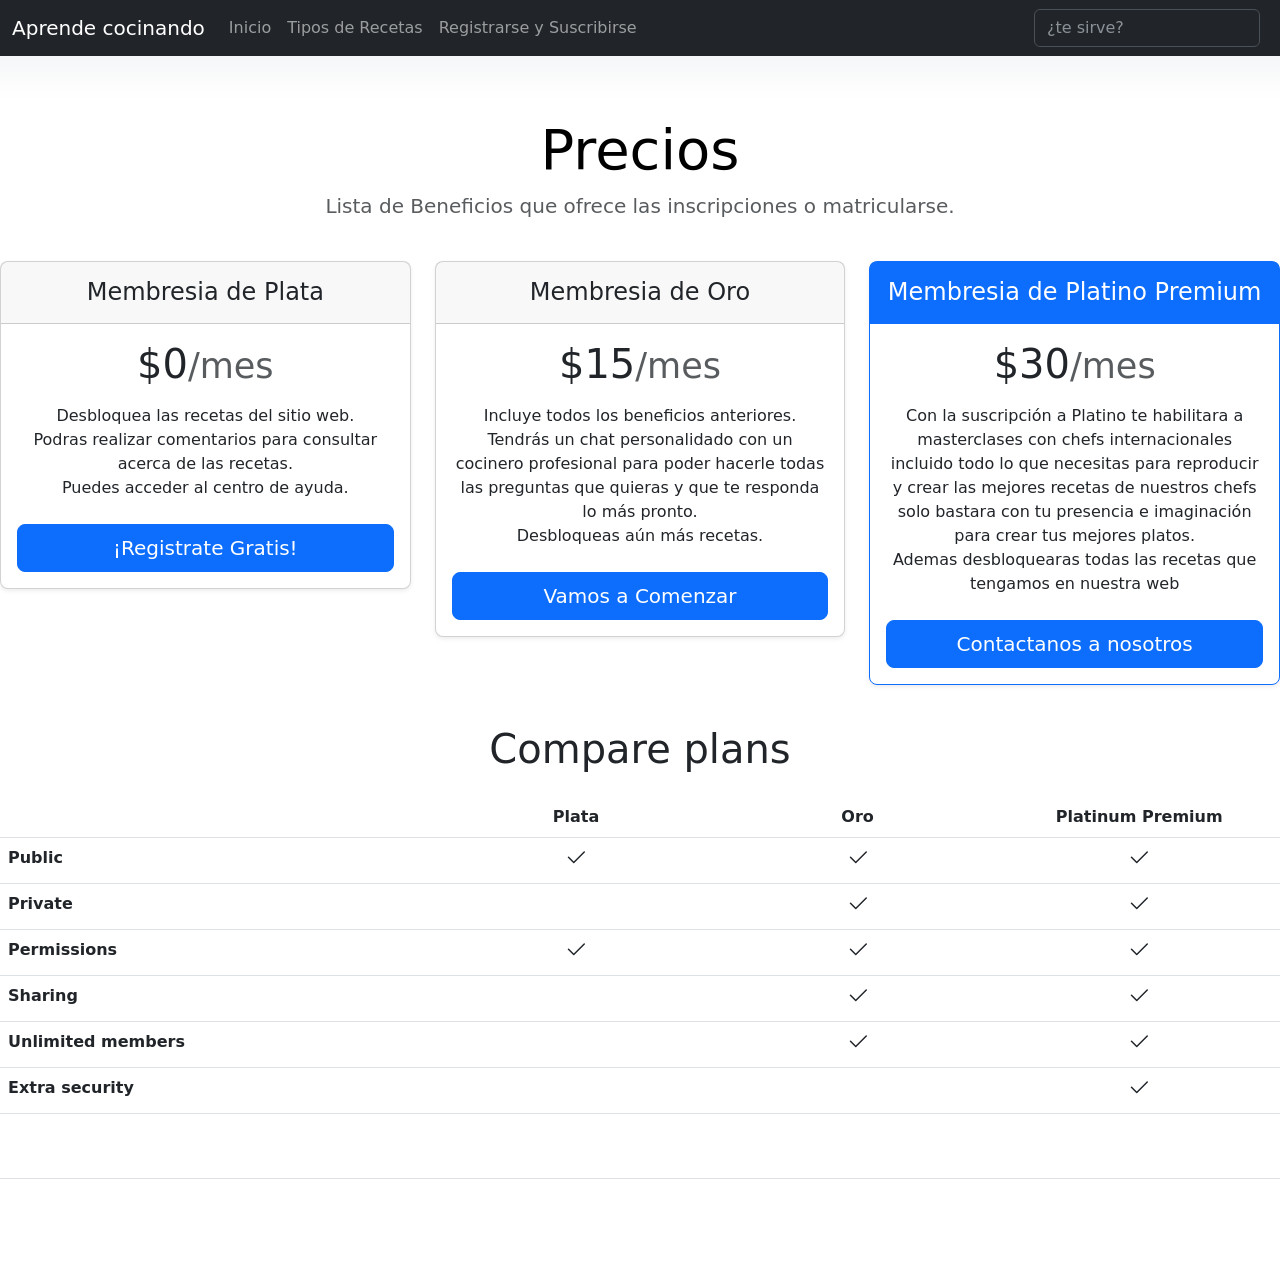
<file: Pagina_web_cursos_cocina/pricing/index.html>
<!doctype html>
<html lang="en" data-bs-theme="auto">

    <meta charset="utf-8">
    <meta name="viewport" content="width=device-width, initial-scale=1">
    <meta name="description" content="">
    <meta name="author" content="Dante Encina y Bootstrap contributors">
    <meta name="generator" content="Hugo 0.112.5">
    <title>Pricing suscripciones y inscripciones</title>

    <link rel="canonical" href="https://getbootstrap.com/docs/5.3/examples/pricing/">

    

    

<link href="../assets/dist/css/bootstrap.min.css" rel="stylesheet">

    <style>
      .bd-placeholder-img {
        font-size: 1.125rem;
        text-anchor: middle;
        -webkit-user-select: none;
        -moz-user-select: none;
        user-select: none;
      }

      @media (min-width: 768px) {
        .bd-placeholder-img-lg {
          font-size: 3.5rem;
        }
      }

      .b-example-divider {
        width: 100%;
        height: 3rem;
        background-color: rgba(0, 0, 0, .1);
        border: solid rgba(0, 0, 0, .15);
        border-width: 1px 0;
        box-shadow: inset 0 .5em 1.5em rgba(0, 0, 0, .1), inset 0 .125em .5em rgba(0, 0, 0, .15);
      }

      .b-example-vr {
        flex-shrink: 0;
        width: 1.5rem;
        height: 100vh;
      }

      .bi {
        vertical-align: -.125em;
        fill: currentColor;
      }

      .nav-scroller {
        position: relative;
        z-index: 2;
        height: 2.75rem;
        overflow-y: hidden;
      }

      .nav-scroller .nav {
        display: flex;
        flex-wrap: nowrap;
        padding-bottom: 1rem;
        margin-top: -1px;
        overflow-x: auto;
        text-align: center;
        white-space: nowrap;
        -webkit-overflow-scrolling: touch;
      }

      .btn-bd-primary {
        --bd-violet-bg: #712cf9;
        --bd-violet-rgb: 112.520718, 44.062154, 249.437846;

        --bs-btn-font-weight: 600;
        --bs-btn-color: var(--bs-white);
        --bs-btn-bg: var(--bd-violet-bg);
        --bs-btn-border-color: var(--bd-violet-bg);
        --bs-btn-hover-color: var(--bs-white);
        --bs-btn-hover-bg: #6528e0;
        --bs-btn-hover-border-color: #6528e0;
        --bs-btn-focus-shadow-rgb: var(--bd-violet-rgb);
        --bs-btn-active-color: var(--bs-btn-hover-color);
        --bs-btn-active-bg: #5a23c8;
        --bs-btn-active-border-color: #5a23c8;
      }
      .bd-mode-toggle {
        z-index: 1500;
      }
      .a{
      
        margin-top: 100px;
      }
    </style>

    
    <!-- Custom styles for this template -->
    <link href="pricing.css" rel="stylesheet">
  </head>
  <body>
   
    
<svg xmlns="http://www.w3.org/2000/svg" style="display: none;">
  <symbol id="check" viewBox="0 0 16 16">
    <title>Check</title>
    <path d="M13.854 3.646a.5.5 0 0 1 0 .708l-7 7a.5.5 0 0 1-.708 0l-3.5-3.5a.5.5 0 1 1 .708-.708L6.5 10.293l6.646-6.647a.5.5 0 0 1 .708 0z"/>
  </symbol>
</svg>
<header data-bs-theme="dark" class="masthead d-flex align-items-center">
  <nav class="navbar navbar-expand-md navbar-dark fixed-top bg-dark">
    <div class="container-fluid">
      <a class="navbar-brand" href="#">Aprende cocinando</a>
      <button class="navbar-toggler" type="button" data-bs-toggle="collapse" data-bs-target="#navbarCollapse" aria-controls="navbarCollapse" aria-expanded="false" aria-label="تبديل التنقل">
        <span class="navbar-toggler-icon"></span>
      </button>
      <div class="collapse navbar-collapse" id="navbarCollapse">
        <ul class="navbar-nav me-auto mb-2 mb-md-0">
          <li class="nav-item ">
            <a class="nav-link " aria-current="page" href="../carousel-rtl/home.html">Inicio</a>
          </li>
          <li class="nav-item ">
            <a class="nav-link" href="../tipos de recetas/Recetas.html">Tipos de Recetas</a>
          </li>
          <li class="nav-item ">
            <a class="nav-link"  href="../pricing/index.html">Registrarse y Suscribirse</a>
          </li>
        </ul>
        <form class="d-flex" role="search">
          <input class="form-control me-2" type="search" placeholder="¿te sirve?" aria-label="buscar">
          
        </form>
      </div>
    </div>
  </nav>
  

  </div>

</header>


    <div class="pricing-header p-3 pb-md-4 mx-auto text-center a">
      <h1 class="display-4 fw-normal text-body-emphasis">Precios</h1>
      <p class="fs-5 text-body-secondary">Lista de Beneficios que ofrece las inscripciones o matricularse.</p>
    </div>
  

  <main>
    <div class="row row-cols-1 row-cols-md-3 mb-3 text-center">
      <div class="col">
        <div class="card mb-4 rounded-3 shadow-sm">
          <div class="card-header py-3">
            <h4 class="my-0 fw-normal"> Membresia de Plata</h4>
          </div>
          <div class="card-body">
            <h1 class="card-title pricing-card-title">$0<small class="text-body-secondary fw-light">/mes</small></h1>
            <ul class="list-unstyled mt-3 mb-4">
              <li>Desbloquea las recetas del sitio web.</li>
              <li>Podras realizar comentarios para consultar acerca de las recetas.</li>
              <li>Puedes acceder al centro de ayuda.</li>
              
            </ul>
            <a class="w-100 btn btn-lg btn-primary"href="../index.html">¡Registrate Gratis!</a>
          </div>
        </div>
      </div>
      <div class="col">
        <div class="card mb-4 rounded-3 shadow-sm">
          <div class="card-header py-3">
            <h4 class="my-0 fw-normal">Membresia de Oro</h4>
          </div>
          <div class="card-body">
            <h1 class="card-title pricing-card-title">$15<small class="text-body-secondary fw-light">/mes</small></h1>
            <ul class="list-unstyled mt-3 mb-4">
              <li>Incluye todos los beneficios anteriores.</li>
              <li>Tendrás un chat personalidado con un cocinero profesional para poder hacerle todas las preguntas que quieras y que te responda lo más pronto.</li>
              <li>Desbloqueas aún  más recetas.</li>
            </ul>
            <a class="w-100 btn btn-lg btn-primary"href="../index.html">Vamos a Comenzar</a>
          </div>
        </div>
      </div>
      <div class="col">
        <div class="card mb-4 rounded-3 shadow-sm border-primary">
          <div class="card-header py-3 text-bg-primary border-primary">
            <h4 class="my-0 fw-normal">Membresia de Platino Premium</h4>
          </div>
          <div class="card-body">
            <h1 class="card-title pricing-card-title">$30<small class="text-body-secondary fw-light">/mes</small></h1>
            <ul class="list-unstyled mt-3 mb-4">
             <li>Con la suscripción a Platino te habilitara a masterclases con chefs internacionales incluido todo lo que necesitas para reproducir y crear las mejores recetas de nuestros chefs solo bastara con tu presencia e imaginación para crear tus mejores platos.</li>
              <li>Ademas desbloquearas todas las recetas que tengamos en nuestra web</li>
            </ul>

          <a class="w-100 btn btn-lg btn-primary"href="https://www.instagram.com/cursos.cocina.online/">Contactanos a nosotros</a>
          </div>
        </div>
      </div>
    </div>

    <h2 class="display-6 text-center mb-4">Compare plans</h2>

    <div class="table-responsive">
      <table class="table text-center">
        <thead>
          <tr>
            <th style="width: 34%;"></th>
            <th style="width: 22%;">Plata</th>
            <th style="width: 22%;">Oro</th>
            <th style="width: 22%;">Platinum Premium</th>
          </tr>
        </thead>
        <tbody>
          <tr>
            <th scope="row" class="text-start">Public</th>
            <td><svg class="bi" width="24" height="24"><use xlink:href="#check"/></svg></td>
            <td><svg class="bi" width="24" height="24"><use xlink:href="#check"/></svg></td>
            <td><svg class="bi" width="24" height="24"><use xlink:href="#check"/></svg></td>
          </tr>
          <tr>
            <th scope="row" class="text-start">Private</th>
            <td></td>
            <td><svg class="bi" width="24" height="24"><use xlink:href="#check"/></svg></td>
            <td><svg class="bi" width="24" height="24"><use xlink:href="#check"/></svg></td>
          </tr>
        </tbody>

        <tbody>
          <tr>
            <th scope="row" class="text-start">Permissions</th>
            <td><svg class="bi" width="24" height="24"><use xlink:href="#check"/></svg></td>
            <td><svg class="bi" width="24" height="24"><use xlink:href="#check"/></svg></td>
            <td><svg class="bi" width="24" height="24"><use xlink:href="#check"/></svg></td>
          </tr>
          <tr>
            <th scope="row" class="text-start">Sharing</th>
            <td></td>
            <td><svg class="bi" width="24" height="24"><use xlink:href="#check"/></svg></td>
            <td><svg class="bi" width="24" height="24"><use xlink:href="#check"/></svg></td>
          </tr>
          <tr>
            <th scope="row" class="text-start">Unlimited members</th>
            <td></td>
            <td><svg class="bi" width="24" height="24"><use xlink:href="#check"/></svg></td>
            <td><svg class="bi" width="24" height="24"><use xlink:href="#check"/></svg></td>
          </tr>
          <tr>
            <th scope="row" class="text-start">Extra security</th>
            <td></td>
            <td></td>
            <td><svg class="bi" width="24" height="24"><use xlink:href="#check"/></svg></td>
          </tr>
        </tbody>
      </table>
    </div>
  </main>

  <footer class="pt-4 my-md-5 pt-md-5 border-top">
   
    </footer>
  </div>
  <script src="../assets/dist/js/bootstrap.bundle.min.js"></script>
  

    </body>
</html>
</file>
<file: Pagina_web_cursos_cocina/pricing/pricing.css>
body {
  background-image: linear-gradient(180deg, var(--bs-secondary-bg), var(--bs-body-bg) 100px, var(--bs-body-bg));
}

.container {
  max-width: 960px;
}

.pricing-header {
  max-width: 700px;
}
</file>
